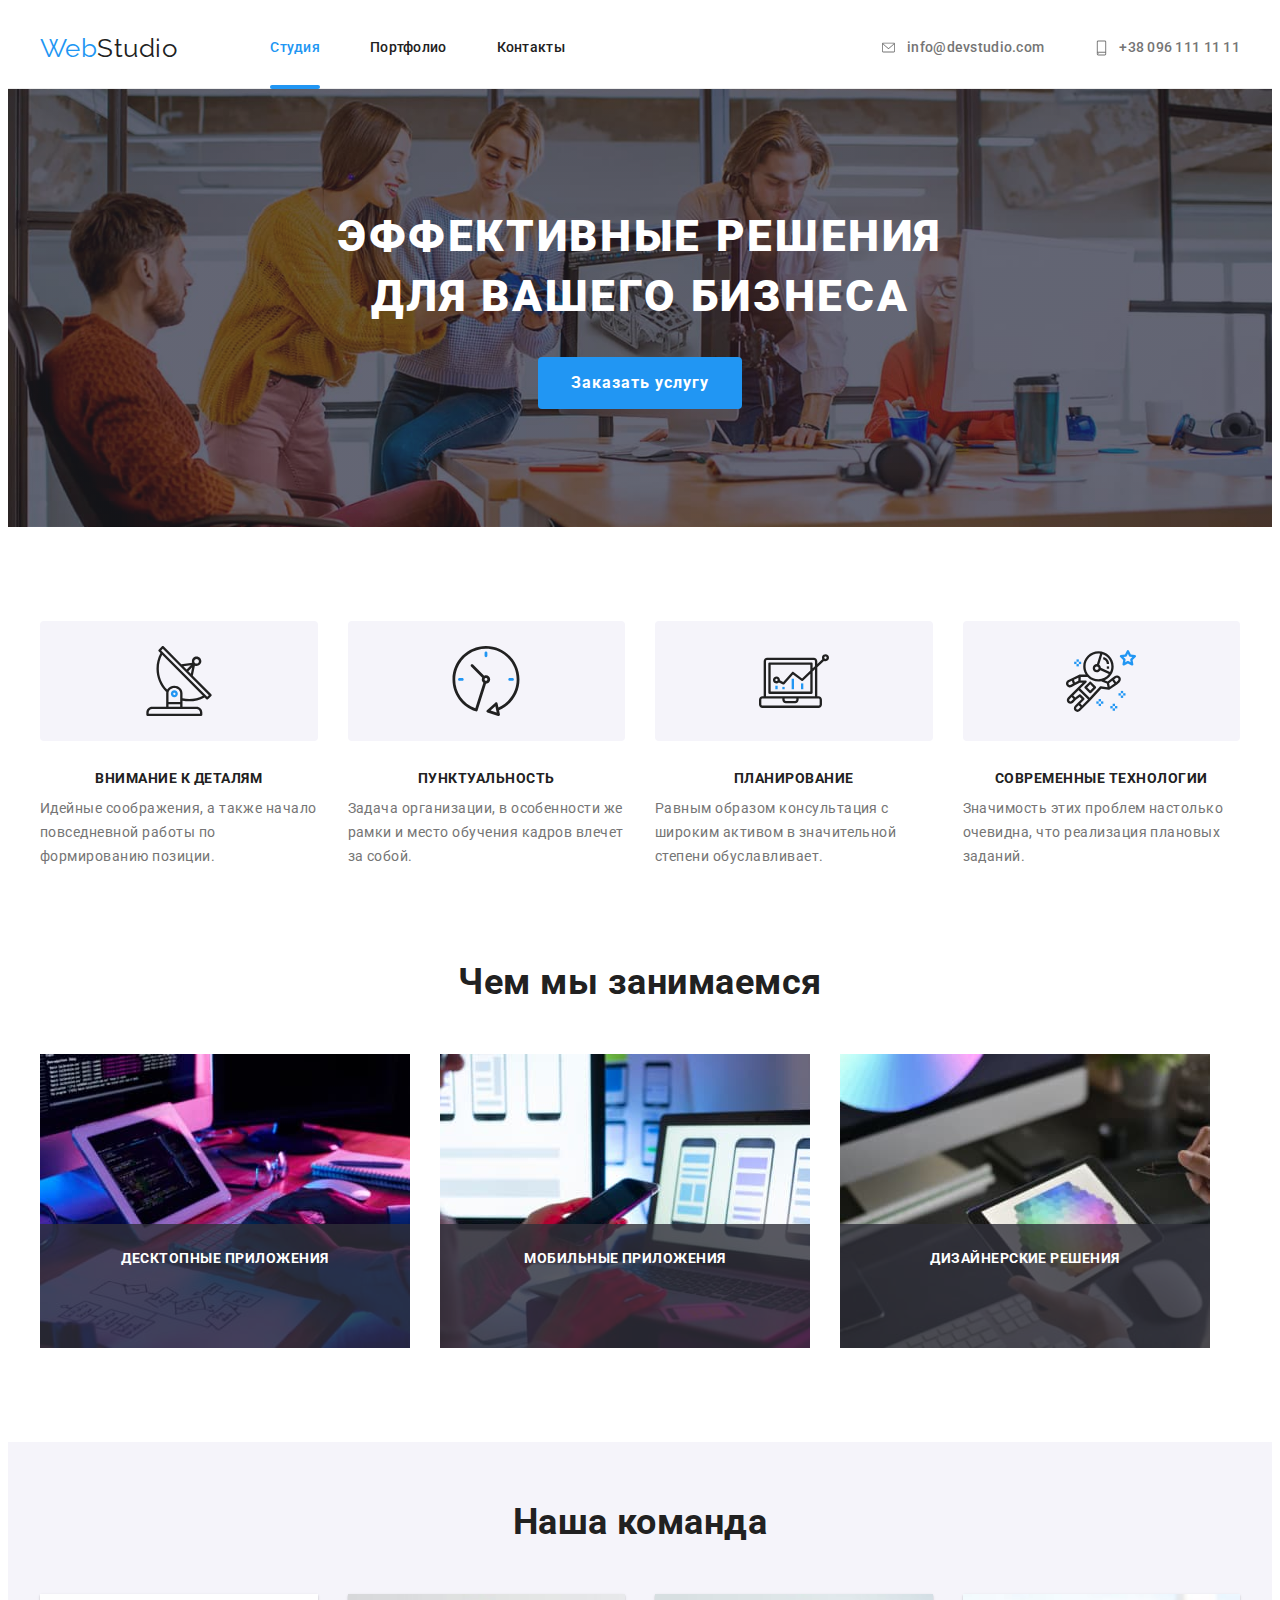
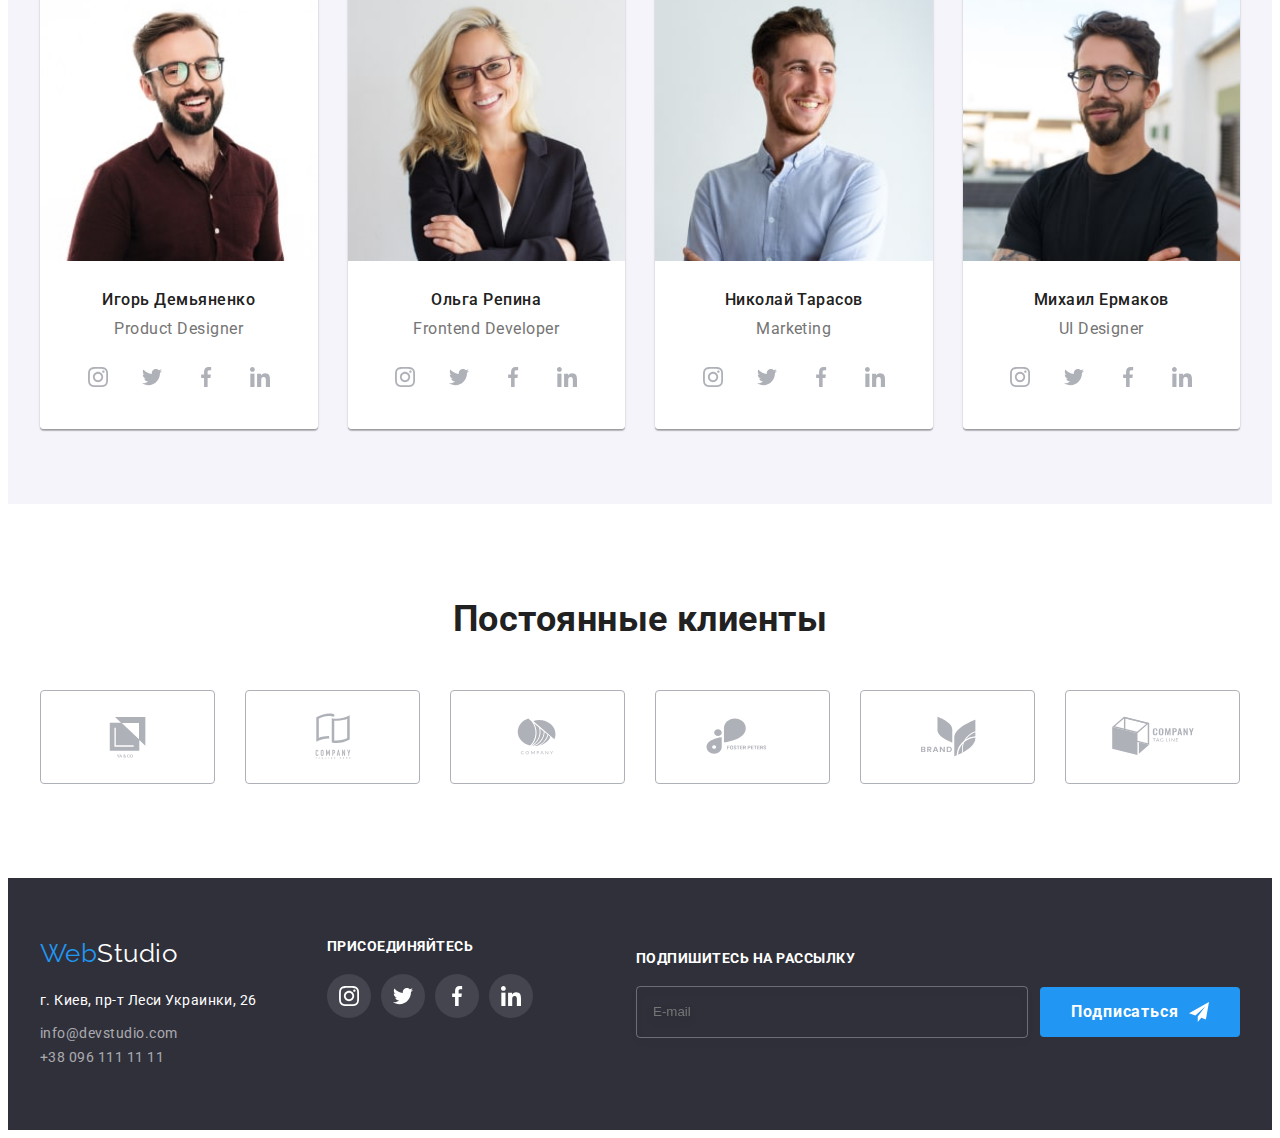
<file: index.html>
<!DOCTYPE html>
<html lang="ru">

<head>
   <meta charset="UTF-8">
   <meta http-equiv="X-UA-Compatible" content="IE=edge">
   <meta name="viewport" content="width=device-width, initial-scale=1.0">
   <title>WebStudio</title>
   <link rel="preconnect" href="https://fonts.googleapis.com">
   <link rel="preconnect" href="https://fonts.gstatic.com" crossorigin>
   <link
      href="https://fonts.googleapis.com/css2?family=Raleway:wght@700&family=Roboto:wght@400;500;700;900&display=swap"
      rel="stylesheet">
   <link rel="stylesheet" href="https://cdnjs.cloudflare.com/ajax/libs/modern-normalize/1.1.0/modern-normalize.min.css"
      integrity="sha512-wpPYUAdjBVSE4KJnH1VR1HeZfpl1ub8YT/NKx4PuQ5NmX2tKuGu6U/JRp5y+Y8XG2tV+wKQpNHVUX03MfMFn9Q=="
      crossorigin="anonymous" referrerpolicy="no-referrer">
   <link rel="stylesheet" href="./css/main.min.css">
</head>

<body>
   <header class="page-header">
      <div class="container">
         <div class="main-nav">
            <a href="" class="logo link">Web<span class="logo__text--black">Studio</span></a>
            <nav>
               <ul class="site-nav list">
                  <li class="site-nav__item"><a href="./index.html" class="site-nav__link link current">Студия</a></li>
                  <li class="site-nav__item"><a href="./portfolio.html" class="site-nav__link link">Портфолио</a></li>
                  <li class="site-nav__item"><a href="" class="site-nav__link link">Контакты</a></li>
               </ul>
            </nav>
            <div class="header-contact">
               <a href="mailto:info@devstudio.com" rel="_blank"
                  class="header-contact__item header-contact__link link"><svg class="header-contact__icon" width="17"
                     height="13">
                     <use href="./images/icons.svg#icon-envelope"></use>
                  </svg>
                  info@devstudio.com
               </a>
               <a href="tel:+380961111111" class="header-contact__item header-contact__link link"><svg
                     class="header-contact__icon" width="15" height="16">
                     <use href="./images/icons.svg#icon-smartphone"></use>
                  </svg>
                  +38 096 111 11 11
               </a>
            </div>
         </div>
         <div class="mobile-header">
            <a href="" class="logo link">Web<span class="logo__text--black">Studio</span></a>
            <button type="button" class="mobile-menu__btn mobile-menu__btn--open">
               <svg class="mobile-menu__icon" width="40" height="40">
                  <use href="./images/icons.svg#icon-menu"></use>
               </svg>
            </button>

            <div class="mobile-menu is-hidden">
               <div class="container">
                  <div class="mobile-menu--top">
                     <button type="button" class="mobile-menu__btn mobile-menu__btn--close">
                        <svg class="mobile-menu__icon" width="40" height="40">
                           <use href="./images/icons.svg#icon-close_menu"></use>
                        </svg>
                     </button>
                     <nav>
                        <ul class="mobile-nav list">
                           <li class="mobile-nav__item"><a href="./index.html"
                                 class="mobile-nav__link link current">Студия</a></li>
                           <li class="mobile-nav__item"><a href="./portfolio.html"
                                 class="mobile-nav__link link">Портфолио</a>
                           </li>
                           <li class="mobile-nav__item"><a href="" class="mobile-nav__link link">Контакты</a></li>
                        </ul>
                     </nav>
                  </div>
                  <div class="moile-menu--bottom">
                     <div class="mobile-contact">
                        <a href="tel:+380961111111" class="mobile-contact__item link">
                           +38 096 111 11 11
                        </a>
                        <a href="mailto:info@devstudio.com" rel="_blank" class="mobile-contact__item link">
                           info@devstudio.com
                        </a>
                     </div>
                     <div class="modile-soc">
                        <ul class="mobile-soc__list list">
                           <li class="mobile-soc__item"><a href="" class="mobile-soc__link link">Instagram</a></li>
                           <li class="mobile-soc__item"><a href="" class="mobile-soc__link link">Twitter</a></li>
                           <li class="mobile-soc__item"><a href="" class="mobile-soc__link link">Facebook</a></li>
                           <li class="mobile-soc__item"><a href="" class="mobile-soc__link link">LinkedIn</a></li>
                        </ul>
                     </div>
                  </div>
               </div>
            </div>
         </div>
      </div>
   </header>

   <main>
      <section class="hero">
         <div class="container">
            <h1 class="hero__title">Эффективные решения для вашего бизнеса</h1>
            <button type="button" class="button button--secondary" data-modal-open>Заказать услугу</button>
         </div>
      </section>

      <section class="specifics">
         <div class="container">
            <ul class="specifics__list list">
               <li class="specifics__item">
                  <div class="specifics__bg">
                     <svg class="specifics__icon" width="70" height="70">
                        <use href="./images/icons.svg#icon-antenna"></use>
                     </svg>
                  </div>

                  <h3 class="specifics__title">Внимание к деталям</h3>
                  <p class="specifics__text">Идейные соображения, а также начало повседневной работы по формированию
                     позиции.</p>
               </li>
               <li class="specifics__item">
                  <div class="specifics__bg">
                     <svg class="specifics__icon" width="70" height="70">
                        <use href="./images/icons.svg#icon-clock"></use>
                     </svg>
                  </div>

                  <h3 class="specifics__title">Пунктуальность</h3>
                  <p class="specifics__text">Задача организации, в особенности же рамки и место обучения кадров влечет
                     за
                     собой.</p>
               </li>
               <li class="specifics__item">
                  <div class="specifics__bg">
                     <svg class="specifics__icon" width="70" height="70">
                        <use href="./images/icons.svg#icon-diagram"></use>
                     </svg>
                  </div>

                  <h3 class="specifics__title">Планирование</h3>
                  <p class="specifics__text">Равным образом консультация с широким активом в значительной степени
                     обуславливает.</p>
               </li>
               <li class="specifics__item">
                  <div class="specifics__bg">
                     <svg class="specifics__icon" width="70" height="70">
                        <use href="./images/icons.svg#icon-astronaut"></use>
                     </svg>
                  </div>

                  <h3 class="specifics__title">Современные технологии</h3>
                  <p class="specifics__text">Значимость этих проблем настолько очевидна, что реализация плановых
                     заданий.
                  </p>
               </li>
            </ul>
         </div>
      </section>

      <section class="demonstration">
         <div class="container">
            <h2 class="demonstration__title">Чем мы занимаемся</h2>
            <ul class="demonstration__list list">
               <li class="demonstration__item">
                  <div class="demonstration__thumb">
                     <img srcset="./images/programming.jpg 1x, ./images/programming-2x.jpg 2x"
                        src="./images/programming.jpg" alt="человек програмирует">
                     <p class="demonstration__text">Десктопные приложения</p>
                  </div>
               </li>
               <li class="demonstration__item">
                  <div class="demonstration__thumb">
                     <img srcset="./images/phoneinhand.jpg 1x, ./images/phoneinhand-2x.jpg 2x"
                        src="./images/phoneinhand.jpg" alt="в руке телефон" width="370" height="294">
                     <p class="demonstration__text">Мобильные приложения</p>
                  </div>
               </li>
               <li class="demonstration__item">
                  <div class="demonstration__thumb">
                     <img srcset="./images/rainbow.jpg 1x, ./images/rainbow-2x.jpg 2x" src="./images/rainbow.jpg"
                        alt="палитра цветов на планшете" width="370" height="294">
                     <p class="demonstration__text">Дизайнерские решения</p>
                  </div>
               </li>
            </ul>
         </div>
      </section>

      <section class="team">
         <div class="container">
            <h2 class="team__title">Наша команда</h2>
            <ul class="list team-card">
               <li class="team-card__item">
                  <picture>
                     <source srcset="
                        ./images/proddesigner.jpg    1x,
                        ./images/proddesigner-2x.jpg 2x" media="(min-width:1200px)" />
                     <source srcset="
                        ./images/proddesigner-tab.jpg    1x,
                        ./images/proddesigner-tab-2x.jpg 2x" media="(min-width:768px)" />
                     <source srcset="
                        ./images/proddesigner-mob.jpg    1x,
                        ./images/proddesigner-mob-2x.jpg 2x" media="(min-width:320px)" />
                     <img src="./images/proddesigner.jpg" alt="продукт дизайнер">
                  </picture>

                  <div class="team-card__info">
                     <h3 class="team-card__member">Игорь Демьяненко</h3>
                     <p class="team-card__pos">Product Designer</p>

                     <ul class="list team-soc">
                        <li class="team-soc__item">
                           <a href="" class="team-soc__link link">
                              <svg class="team-soc__icon" width="20" height="20">
                                 <use href="./images/icons.svg#icon-instagram"></use>
                              </svg>
                           </a>
                        </li>
                        <li class="team-soc__item">
                           <a href="" class="team-soc__link link">
                              <svg class="team-soc__icon" width="20" height="20">
                                 <use href="./images/icons.svg#icon-twitter"></use>
                              </svg>
                           </a>
                        </li>
                        <li class="team-soc__item">
                           <a href="" class="team-soc__link link">
                              <svg class="team-soc__icon" width="20" height="20">
                                 <use href="./images/icons.svg#icon-facebook"></use>
                              </svg>
                           </a>
                        </li>
                        <li class="team-soc__item">
                           <a href="" class="team-soc__link link">
                              <svg class="team-soc__icon" width="20" height="20">
                                 <use href="./images/icons.svg#icon-linkedin"></use>
                              </svg>
                           </a>
                        </li>
                     </ul>
                  </div>
               </li>
               <li class="team-card__item">
                  <picture>
                     <source srcset="
                        ./images/frontdev.jpg    1x,
                        ./images/frontdev-2x.jpg 2x" media="(min-width:1200px)" />
                     <source srcset="
                        ./images/frontdev-tab.jpg    1x,
                        ./images/frontdev-tab-2x.jpg 2x" media="(min-width:768px)" />
                     <source srcset="
                        ./images/frontdev-mob.jpg    1x,
                        ./images/frontdev-mob-2x.jpg 2x" media="(min-width:320px)" />
                     <img src="./images/frontdev.jpg" alt="фронт-энд разработчик">
                  </picture>
                  <div class="team-card__info">
                     <h3 class="team-card__member">Ольга Репина</h3>
                     <p class="team-card__pos">Frontend Developer</p>

                     <ul class="list team-soc">
                        <li class="team-soc__item">
                           <a href="" class="team-soc__link link">
                              <svg class="team-soc__icon" width="20" height="20">
                                 <use href="./images/icons.svg#icon-instagram"></use>
                              </svg>
                           </a>
                        </li>
                        <li class="team-soc__item">
                           <a href="" class="team-soc__link link">
                              <svg class="team-soc__icon" width="20" height="20">
                                 <use href="./images/icons.svg#icon-twitter"></use>
                              </svg>
                           </a>
                        </li>
                        <li class="team-soc__item">
                           <a href="" class="team-soc__link link">
                              <svg class="team-soc__icon" width="20" height="20">
                                 <use href="./images/icons.svg#icon-facebook"></use>
                              </svg>
                           </a>
                        </li>
                        <li class="team-soc__item">
                           <a href="" class="team-soc__link link">
                              <svg class="team-soc__icon" width="20" height="20">
                                 <use href="./images/icons.svg#icon-linkedin"></use>
                              </svg>
                           </a>
                        </li>
                     </ul>

                  </div>
               </li>
               <li class="team-card__item">
                  <picture>
                     <source srcset="
                        ./images/marketing.jpg    1x,
                        ./images/marketing-2x.jpg 2x" media="(min-width:1200px)" />
                     <source srcset="
                        ./images/marketing-tab.jpg    1x,
                        ./images/marketing-tab-2x.jpg 2x" media="(min-width:768px)" />
                     <source srcset="
                        ./images/marketing-mob.jpg    1x,
                        ./images/marketing-mob-2x.jpg 2x" media="(min-width:320px)" />
                     <img src="./images/marketing.jpg" alt="маркетолог">
                  </picture>
                  <div class="team-card__info">
                     <h3 class="team-card__member">Николай Тарасов</h3>
                     <p class="team-card__pos">Marketing</p>

                     <ul class="list team-soc">
                        <li class="team-soc__item">
                           <a href="" class="team-soc__link link">
                              <svg class="team-soc__icon" width="20" height="20">
                                 <use href="./images/icons.svg#icon-instagram"></use>
                              </svg>
                           </a>
                        </li>
                        <li class="team-soc__item">
                           <a href="" class="team-soc__link link">
                              <svg class="team-soc__icon" width="20" height="20">
                                 <use href="./images/icons.svg#icon-twitter"></use>
                              </svg>
                           </a>
                        </li>
                        <li class="team-soc__item">
                           <a href="" class="team-soc__link link">
                              <svg class="team-soc__icon" width="20" height="20">
                                 <use href="./images/icons.svg#icon-facebook"></use>
                              </svg>
                           </a>
                        </li>
                        <li class="team-soc__item">
                           <a href="" class="team-soc__link link">
                              <svg class="team-soc__icon" width="20" height="20">
                                 <use href="./images/icons.svg#icon-linkedin"></use>
                              </svg>
                           </a>
                        </li>
                     </ul>

                  </div>
               </li>
               <li class="team-card__item">
                  <picture>
                     <source srcset="
                        ./images/uidesigner.jpg    1x,
                        ./images/uidesigner-2x.jpg 2x" media="(min-width:1200px)" />
                     <source srcset="
                        ./images/uidesigner-tab.jpg    1x,
                        ./images/uidesigner-tab-2x.jpg 2x" media="(min-width:768px)" />
                     <source srcset="
                        ./images/uidesigner-mob.jpg    1x,
                        ./images/uidesigner-mob-2x.jpg 2x" media="(min-width:320px)" />
                     <img src="./images/uidesigner.jpg" alt="ui дизайнер">
                  </picture>

                  <div class="team-card__info">
                     <h3 class="team-card__member">Михаил Ермаков</h3>
                     <p class="team-card__pos">UI Designer</p>

                     <ul class="list team-soc">
                        <li class="team-soc__item">
                           <a href="" class="team-soc__link link">
                              <svg class="team-soc__icon" width="20" height="20">
                                 <use href="./images/icons.svg#icon-instagram"></use>
                              </svg>
                           </a>
                        </li>
                        <li class="team-soc__item">
                           <a href="" class="team-soc__link link">
                              <svg class="team-soc__icon" width="20" height="20">
                                 <use href="./images/icons.svg#icon-twitter"></use>
                              </svg>
                           </a>
                        </li>
                        <li class="team-soc__item">
                           <a href="" class="team-soc__link link">
                              <svg class="team-soc__icon" width="20" height="20">
                                 <use href="./images/icons.svg#icon-facebook"></use>
                              </svg>
                           </a>
                        </li>
                        <li class="team-soc__item">
                           <a href="" class="team-soc__link link">
                              <svg class="team-soc__icon" width="20" height="20">
                                 <use href="./images/icons.svg#icon-linkedin"></use>
                              </svg>
                           </a>
                        </li>
                     </ul>
                  </div>
               </li>
            </ul>
         </div>
      </section>

      <section class="clients">
         <div class="container">
            <h2 class="clients__title">Постоянные клиенты</h2>
            <ul class="list clients__list">
               <li class="clients__item">
                  <a href="" class="clients__link link">
                     <svg class="clients__icon" width="168" height="92">
                        <use href="./images/icons.svg#icon-Logo-1"></use>
                     </svg>
                  </a>
               </li>
               <li class="clients__item">
                  <a href="" class="clients__link link">
                     <svg class="clients__icon" width="168" height="92">
                        <use href="./images/icons.svg#icon-Logo-2"></use>
                     </svg>
                  </a>
               </li>
               <li class="clients__item">
                  <a href="" class="clients__link link">
                     <svg class="clients__icon" width="168" height="92">
                        <use href="./images/icons.svg#icon-Logo-3"></use>
                     </svg>
                  </a>
               </li>
               <li class="clients__item">
                  <a href="" class="clients__link link">
                     <svg class="clients__icon" width="168" height="92">
                        <use href="./images/icons.svg#icon-Logo-4"></use>
                     </svg>
                  </a>
               </li>
               <li class="clients__item">
                  <a href="" class="clients__link link">
                     <svg class="clients__icon" width="168" height="92">
                        <use href="./images/icons.svg#icon-Logo-5"></use>
                     </svg>
                  </a>
               </li>
               <li class="clients__item">
                  <a href="" class="clients__link link">
                     <svg class="clients__icon" width="168" height="92">
                        <use href="./images/icons.svg#icon-Logo-6"></use>
                     </svg>
                  </a>
               </li>
            </ul>
         </div>
      </section>
   </main>

   <footer class="footer">
      <div class="container">
         <div class="tablet-container">
            <div class="footer__info">
               <a href="" class="logo link">Web<span class="logo__text--white">Studio</span></a>
               <address class="footer__address">г. Киев, пр-т Леси Украинки, 26</address>
               <a href="mailto:info@devstudio.com" rel="_blank" class="footer__contact link">info@devstudio.com</a>
               <a href="tel:+380961111111" class="footer__contact link">+38 096 111 11 11</a>
            </div>

            <div class="join">
               <p class="join__label">Присоединяйтесь</p>
               <ul class="list join__soc">
                  <li class="join__item">
                     <a href="" class="join__link link">
                        <svg class="join__icon" width="20" height="20">
                           <use href="./images/icons.svg#icon-instagram"></use>
                        </svg>
                     </a>
                  </li>
                  <li class="join__item">
                     <a href="" class="join__link link">
                        <svg class="join__icon" width="20" height="20">
                           <use href="./images/icons.svg#icon-twitter"></use>
                        </svg>
                     </a>
                  </li>
                  <li class="join__item">
                     <a href="" class="join__link link">
                        <svg class="join__icon" width="20" height="20">
                           <use href="./images/icons.svg#icon-facebook"></use>
                        </svg>
                     </a>
                  </li>
                  <li class="join__item">
                     <a href="" class="join__link link">
                        <svg class="join__icon" width="20" height="20">
                           <use href="./images/icons.svg#icon-linkedin"></use>
                        </svg>
                     </a>
                  </li>
               </ul>
            </div>
         </div>

         <div class="mailing">
            <p class="mailing__text">Подпишитесь на рассылку</p>
            <form class="mailing__form">
               <input type="email" name="mailing" id="" class="mailing__input" placeholder="E-mail">
               <button type="submit" class="button button--secondary">Подписаться
                  <svg class="mailing__icon" width="20" height="20">
                     <use href="./images/icons.svg#icon-send"></use>
                  </svg>
               </button>
            </form>
         </div>
      </div>
   </footer>

   <div class="backdrop is-hidden" data-modal>
      <div class="modal">
         <button type="button" class="close__btn" data-modal-close><svg class="close__icon" width="18" height="18">
               <use href="./images/icons.svg#icon-close"></use>
            </svg>
         </button>

         <p class="modal__title">Оставьте свои данные, мы вам перезвоним</p>
         <form>
            <label for="name-user" class="modal__lable">Имя</label>
            <div class="modal__wrap">
               <input type="text" name="name-user" class="input" id="name-user">
               <svg class="input__icon" width="18" height="18">
                  <use href="./images/icons.svg#icon-person"></use>
               </svg>
            </div>


            <label for="tel-user" class="modal__lable">Телефон</label>
            <div class="modal__wrap">
               <input type="tel" name="tel-user" class="input" id="tel-user">
               <svg class="input__icon" width="18" height="18">
                  <use href="./images/icons.svg#icon-phone"></use>
               </svg>
            </div>


            <label for="mail-user" class="modal__lable">Почта</label>
            <div class="modal__wrap">
               <svg class="input__icon" width="18" height=18">
                  <use href="./images/icons.svg#icon-email"></use>
               </svg> <input type="email" name="mail-user" class="input" id="mail-user">
               <svg class="input__icon" width="18" height=18">
                  <use href="./images/icons.svg#icon-email"></use>
               </svg>
            </div>

            <label for="comment-user" class="modal__lable">Комментарий</label>
            <textarea name="comment-user" class="modal__textarea" id="comment-user"
               placeholder="Введите текст"></textarea>

            <input type="checkbox" class="check" id="input-check" name="policy">
            <label for="input-check" class="check__label">
               <span>
                  <svg class="check__icon" width="16" height="15">
                     <use href="./images/icons.svg#icon-check"></use>
                  </svg>
               </span>
               Соглашаюсь с рассылкой и принимаю&nbsp
               <a href="" class="check__link">Условия договора</a>
            </label>


            <button type="submit" class="button button--secondary">Отправить</button>
         </form>
      </div>
   </div>

   <script src="./js/modal.js"></script>
   <script src="./js/mobile-menu.js"></script>
</body>

</html>
</file>
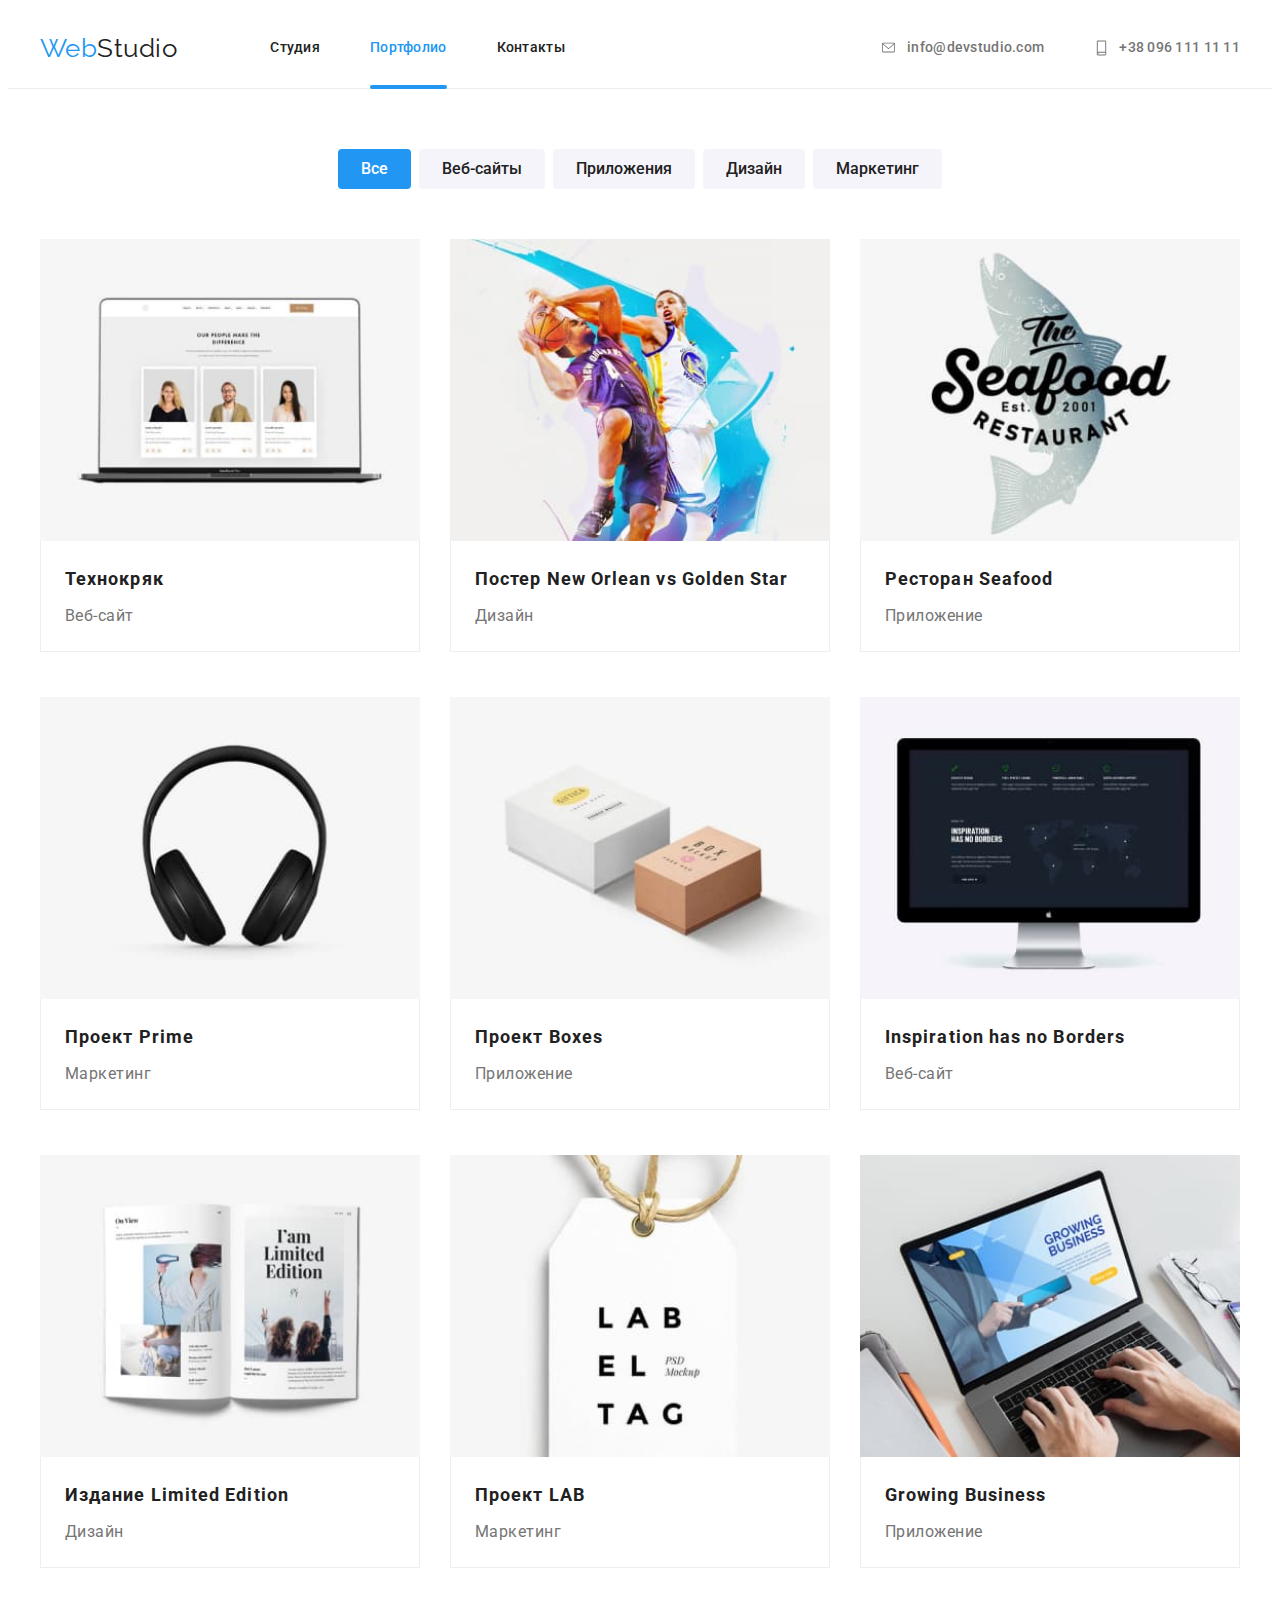
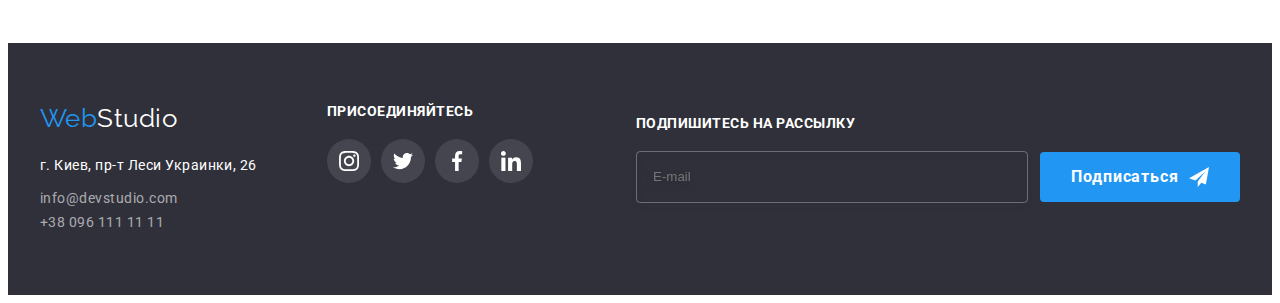
<file: portfolio.html>
<!DOCTYPE html>
<html lang="ru">

<head>
   <meta charset="UTF-8">
   <meta http-equiv="X-UA-Compatible" content="IE=edge">
   <meta name="viewport" content="width=device-width, initial-scale=1.0">
   <title>WebStudio</title>
   <link rel="preconnect" href="https://fonts.googleapis.com">
   <link rel="preconnect" href="https://fonts.gstatic.com" crossorigin>
   <link
      href="https://fonts.googleapis.com/css2?family=Raleway:wght@700&family=Roboto:wght@400;500;700;900&display=swap"
      rel="stylesheet">
   <link rel="stylesheet" href="https://cdnjs.cloudflare.com/ajax/libs/modern-normalize/1.1.0/modern-normalize.min.css"
      integrity="sha512-wpPYUAdjBVSE4KJnH1VR1HeZfpl1ub8YT/NKx4PuQ5NmX2tKuGu6U/JRp5y+Y8XG2tV+wKQpNHVUX03MfMFn9Q=="
      crossorigin="anonymous" referrerpolicy="no-referrer">
   <link rel="stylesheet" href="./css/main.min.css">
</head>

<body>
   <header class="page-header">
      <div class="container">
         <div class="main-nav">
            <a href="" class="logo link">Web<span class="logo__text--black">Studio</span></a>
            <nav>
               <ul class="site-nav list">
                  <li class="site-nav__item"><a href="./index.html" class="site-nav__link link">Студия</a></li>
                  <li class="site-nav__item"><a href="./portfolio.html"
                        class="site-nav__link link current">Портфолио</a></li>
                  <li class="site-nav__item"><a href="" class="site-nav__link link">Контакты</a></li>
               </ul>
            </nav>
            <div class="header-contact">
               <a href="mailto:info@devstudio.com" rel="_blank"
                  class="header-contact__item header-contact__link link"><svg class="header-contact__icon" width="17"
                     height="13">
                     <use href="./images/icons.svg#icon-envelope"></use>
                  </svg>
                  info@devstudio.com
               </a>
               <a href="tel:+380961111111" class="header-contact__item header-contact__link link"><svg
                     class="header-contact__icon" width="15" height="16">
                     <use href="./images/icons.svg#icon-smartphone"></use>
                  </svg>
                  +38 096 111 11 11
               </a>
            </div>
         </div>
         <div class="mobile-header">
            <a href="" class="logo link">Web<span class="logo__text--black">Studio</span></a>
            <button type="button" class="mobile-menu__btn mobile-menu__btn--open">
               <svg class="mobile-menu__icon" width="40" height="40">
                  <use href="./images/icons.svg#icon-menu"></use>
               </svg>
            </button>

            <div class="mobile-menu is-hidden">
               <div class="container">
                  <div class="mobile-menu--top">
                     <button type="button" class="mobile-menu__btn mobile-menu__btn--close">
                        <svg class="mobile-menu__icon" width="40" height="40">
                           <use href="./images/icons.svg#icon-close_menu"></use>
                        </svg>
                     </button>
                     <nav>
                        <ul class="mobile-nav list">
                           <li class="mobile-nav__item"><a href="./index.html" class="mobile-nav__link link">Студия</a>
                           </li>
                           <li class="mobile-nav__item"><a href="./portfolio.html"
                                 class="mobile-nav__link link current">Портфолио</a>
                           </li>
                           <li class="mobile-nav__item"><a href="" class="mobile-nav__link link">Контакты</a></li>
                        </ul>
                     </nav>
                  </div>
                  <div class="moile-menu--bottom">
                     <div class="mobile-contact">
                        <a href="tel:+380961111111" class="mobile-contact__item link">
                           +38 096 111 11 11
                        </a>
                        <a href="mailto:info@devstudio.com" rel="_blank" class="mobile-contact__item link">
                           info@devstudio.com
                        </a>
                     </div>
                     <div class="modile-soc">
                        <ul class="mobile-soc__list list">
                           <li class="mobile-soc__item"><a href="" class="mobile-soc__link link">Instagram</a></li>
                           <li class="mobile-soc__item"><a href="" class="mobile-soc__link link">Twitter</a></li>
                           <li class="mobile-soc__item"><a href="" class="mobile-soc__link link">Facebook</a></li>
                           <li class="mobile-soc__item"><a href="" class="mobile-soc__link link">LinkedIn</a></li>
                        </ul>
                     </div>
                  </div>
               </div>
            </div>
         </div>
      </div>
   </header>

   <main>
      <section class="examples">
         <div class="container">
            <h1 class="visually-hidden">Галерея</h1>
            <ul class="list examples__btn">
               <li class="examples__item"><button type="button" class="button current">Все</button></li>
               <li class="examples__item"><button type="button" class="button">Веб-сайты</button></li>
               <li class="examples__item"><button type="button" class="button">Приложения</button></li>
               <li class="examples__item"><button type="button" class="button">Дизайн</button></li>
               <li class="examples__item"><button type="button" class="button">Маркетинг</button></li>
            </ul>

            <ul class="list card-set">
               <li class="card-set__item">
                  <a href="" class="link">
                     <div class="card-set__thumb">
                        <picture>
                           <source srcset="
                              ./images/website.jpg    1x,
                              ./images/website-2x.jpg 2x" media="(min-width:1200px)" />
                           <source srcset="
                              ./images/website-tab.jpg    1x,
                              ./images/website-tab-2x.jpg 2x" media="(min-width:768px)" />
                           <source srcset="
                              ./images/website-mob.jpg    1x,
                              ./images/website-mob-2x.jpg 2x" media="(min-width:320px)" />
                           <img src="./images/website.jpg" alt="website">
                        </picture>

                        <p class="card-set__info">Ресурс предлагает комплексные предложения с разным уровнем
                           функционала и сервисов. Все это
                           позволит посетителю получить
                           исчерпывающие сведения о компании или частном лице.
                        </p>
                     </div>
                     <div class="card-set__meta">
                        <h2 class="card-set__title">Технокряк</h2>
                        <p class="card-set__text">Веб-сайт</p>
                     </div>
                  </a>
               </li>
               <li class="card-set__item">
                  <a href="" class="link">
                     <div class="card-set__thumb">
                        <picture>
                           <source srcset="
                              ./images/basketball.jpg    1x,
                              ./images/basketball-2x.jpg 2x" media="(min-width:1200px)" />
                           <source srcset="
                              ./images/basketball-tab.jpg    1x,
                              ./images/basketball-tab-2x.jpg 2x" media="(min-width:768px)" />
                           <source srcset="
                              ./images/basketball-mob.jpg    1x,
                              ./images/basketball-mob-2x.jpg 2x" media="(min-width:320px)" />
                           <img src="./images/basketball.jpg" alt="basketball">
                        </picture>
                        <p class="card-set__info">Ресурс предлагает комплексные предложения с разным уровнем
                           функционала и сервисов. Все это
                           позволит посетителю получить
                           исчерпывающие сведения о компании или частном лице.
                        </p>
                     </div>

                     <div class="card-set__meta">
                        <h2 class="card-set__title">Постер <span lang="en">New Orlean vs Golden Star</span></h2>
                        <p class="card-set__text">Дизайн</p>
                     </div>
                  </a>

               </li>
               <li class="card-set__item">
                  <a href="" class="link">
                     <div class="card-set__thumb">
                        <picture>
                           <source srcset="
                              ./images/seafood.jpg    1x,
                              ./images/seafood-2x.jpg 2x" media="(min-width:1200px)" />
                           <source srcset="
                              ./images/seafood-tab.jpg    1x,
                              ./images/seafood-tab-2x.jpg 2x" media="(min-width:768px)" />
                           <source srcset="
                              ./images/seafood-mob.jpg    1x,
                              ./images/seafood-mob-2x.jpg 2x" media="(min-width:320px)" />
                           <img src="./images/seafood.jpg" alt="seafood">
                        </picture>
                        <p class="card-set__info">Ресурс предлагает комплексные предложения с разным уровнем
                           функционала и сервисов. Все это
                           позволит посетителю получить
                           исчерпывающие сведения о компании или частном лице.
                        </p>
                     </div>

                     <div class="card-set__meta">
                        <h2 class="card-set__title">Ресторан <span lang="en">Seafood</span></h2>
                        <p class="card-set__text">Приложение</p>
                     </div>
                  </a>

               </li>
               <li class="card-set__item">
                  <a href="" class="link">
                     <div class="card-set__thumb">
                        <picture>
                           <source srcset="
                              ./images/headphones.jpg    1x,
                              ./images/headphones-2x.jpg 2x" media="(min-width:1200px)" />
                           <source srcset="
                              ./images/headphones-tab.jpg    1x,
                              ./images/headphones-tab-2x.jpg 2x" media="(min-width:768px)" />
                           <source srcset="
                              ./images/headphones-mob.jpg    1x,
                              ./images/headphones-mob-2x.jpg 2x" media="(min-width:320px)" />
                           <img src="./images/headphones.jpg" alt="headphones">
                        </picture>
                        <p class="card-set__info">Ресурс предлагает комплексные предложения с разным уровнем
                           функционала и сервисов. Все это
                           позволит посетителю получить
                           исчерпывающие сведения о компании или частном лице.
                        </p>
                     </div>

                     <div class="card-set__meta">
                        <h2 class="card-set__title">Проект <span lang="en">Prime</span></h2>
                        <p class="card-set__text">Маркетинг</p>
                     </div>
                  </a>

               </li>
               <li class="card-set__item">
                  <a href="" class="link">
                     <div class="card-set__thumb">
                        <picture>
                           <source srcset="
                              ./images/boxes.jpg    1x,
                              ./images/boxes-2x.jpg 2x" media="(min-width:1200px)" />
                           <source srcset="
                              ./images/boxes-tab.jpg    1x,
                              ./images/boxes-tab-2x.jpg 2x" media="(min-width:768px)" />
                           <source srcset="
                              ./images/boxes-mob.jpg    1x,
                              ./images/boxes-mob-2x.jpg 2x" media="(min-width:320px)" />
                           <img src="./images/boxes.jpg" alt="boxes">
                        </picture>
                        <p class="card-set__info">Ресурс предлагает комплексные предложения с разным уровнем
                           функционала и сервисов. Все это
                           позволит посетителю получить
                           исчерпывающие сведения о компании или частном лице.
                        </p>
                     </div>

                     <div class="card-set__meta">
                        <h2 class="card-set__title">Проект <span lang="en">Boxes</span></h2>
                        <p class="card-set__text">Приложение</p>
                     </div>
                  </a>

               </li>
               <li class="card-set__item">
                  <a href="" class="link">
                     <div class="card-set__thumb">
                        <picture>
                           <source srcset="
                              ./images/monitor.jpg    1x,
                              ./images/monitor-2x.jpg 2x" media="(min-width:1200px)" />
                           <source srcset="
                              ./images/monitor-tab.jpg    1x,
                              ./images/monitor-tab-2x.jpg 2x" media="(min-width:768px)" />
                           <source srcset="
                              ./images/monitor-mob.jpg    1x,
                              ./images/monitor-mob-2x.jpg 2x" media="(min-width:320px)" />
                           <img src="./images/monitor.jpg" alt="monitor">
                        </picture>
                        <p class="card-set__info">Ресурс предлагает комплексные предложения с разным уровнем
                           функционала и сервисов. Все это
                           позволит посетителю получить
                           исчерпывающие сведения о компании или частном лице.
                        </p>
                     </div>

                     <div class="card-set__meta">
                        <h2 class="card-set__title"><span lang="en">Inspiration has no Borders</span></h2>
                        <p class="card-set__text">Веб-сайт</p>
                     </div>
                  </a>

               </li>
               <li class="card-set__item">
                  <a href="" class="link">
                     <div class="card-set__thumb">
                        <picture>
                           <source srcset="
                              ./images/book.jpg    1x,
                              ./images/book-2x.jpg 2x" media="(min-width:1200px)" />
                           <source srcset="
                              ./images/book-tab.jpg    1x,
                              ./images/book-tab-2x.jpg 2x" media="(min-width:768px)" />
                           <source srcset="
                              ./images/book-mob.jpg    1x,
                              ./images/book-mob-2x.jpg 2x" media="(min-width:320px)" />
                           <img src="./images/book.jpg" alt="book">
                        </picture>
                        <p class="card-set__info">Ресурс предлагает комплексные предложения с разным уровнем
                           функционала и сервисов. Все это
                           позволит посетителю получить
                           исчерпывающие сведения о компании или частном лице.
                        </p>
                     </div>

                     <div class="card-set__meta">
                        <h2 class="card-set__title">Издание <span lang="en">Limited Edition</span></h2>
                        <p class="card-set__text">Дизайн</p>
                     </div>
                  </a>

               </li>
               <li class="card-set__item">
                  <a href="" class="link">
                     <div class="card-set__thumb">
                        <picture>
                           <source srcset="
                              ./images/label.jpg    1x,
                              ./images/label-2x.jpg 2x" media="(min-width:1200px)" />
                           <source srcset="
                              ./images/label-tab.jpg    1x,
                              ./images/label-tab-2x.jpg 2x" media="(min-width:768px)" />
                           <source srcset="
                              ./images/label-mob.jpg    1x,
                              ./images/label-mob-2x.jpg 2x" media="(min-width:320px)" />
                           <img src="./images/label.jpg" alt="label">
                        </picture>
                        <p class="card-set__info">Ресурс предлагает комплексные предложения с разным уровнем
                           функционала и сервисов. Все это
                           позволит посетителю получить
                           исчерпывающие сведения о компании или частном лице.
                        </p>
                     </div>

                     <div class="card-set__meta">
                        <h2 class="card-set__title">Проект <span lang="en">LAB</span></h2>
                        <p class="card-set__text">Маркетинг</p>
                     </div>
                  </a>

               </li>
               <li class="card-set__item">
                  <a href="" class="link">
                     <div class="card-set__thumb">
                        <picture>
                           <source srcset="
                              ./images/laptop.jpg    1x,
                              ./images/laptop-2x.jpg 2x" media="(min-width:1200px)" />
                           <source srcset="
                              ./images/laptop-tab.jpg    1x,
                              ./images/laptop-tab-2x.jpg 2x" media="(min-width:768px)" />
                           <source srcset="
                              ./images/laptop-mob.jpg    1x,
                              ./images/laptop-mob-2x.jpg 2x" media="(min-width:320px)" />
                           <img src="./images/laptop.jpg" alt="laptop">
                        </picture>
                        <p class="card-set__info">Ресурс предлагает комплексные предложения с разным уровнем
                           функционала и сервисов. Все это
                           позволит посетителю получить
                           исчерпывающие сведения о компании или частном лице.
                        </p>
                     </div>

                     <div class="card-set__meta">
                        <h2 class="card-set__title"><span lang="en">Growing Business</span></h2>
                        <p class="card-set__text">Приложение</p>
                     </div>
                  </a>

               </li>
            </ul>
         </div>
      </section>
   </main>


   <footer class="footer">
      <div class="container">
         <div class="tablet-container">
            <div class="footer__info">
               <a href="" class="logo link">Web<span class="logo__text--white">Studio</span></a>
               <address class="footer__address">г. Киев, пр-т Леси Украинки, 26</address>
               <a href="mailto:info@devstudio.com" rel="_blank" class="footer__contact link">info@devstudio.com</a>
               <a href="tel:+380961111111" class="footer__contact link">+38 096 111 11 11</a>
            </div>

            <div class="join">
               <p class="join__label">Присоединяйтесь</p>
               <ul class="list join__soc">
                  <li class="join__item">
                     <a href="" class="join__link link">
                        <svg class="join__icon" width="20" height="20">
                           <use href="./images/icons.svg#icon-instagram"></use>
                        </svg>
                     </a>
                  </li>
                  <li class="join__item">
                     <a href="" class="join__link link">
                        <svg class="join__icon" width="20" height="20">
                           <use href="./images/icons.svg#icon-twitter"></use>
                        </svg>
                     </a>
                  </li>
                  <li class="join__item">
                     <a href="" class="join__link link">
                        <svg class="join__icon" width="20" height="20">
                           <use href="./images/icons.svg#icon-facebook"></use>
                        </svg>
                     </a>
                  </li>
                  <li class="join__item">
                     <a href="" class="join__link link">
                        <svg class="join__icon" width="20" height="20">
                           <use href="./images/icons.svg#icon-linkedin"></use>
                        </svg>
                     </a>
                  </li>
               </ul>
            </div>
         </div>

         <div class="mailing">
            <p class="mailing__text">Подпишитесь на рассылку</p>
            <form class="mailing__form">
               <input type="email" name="mailing" id="" class="mailing__input" placeholder="E-mail">
               <button type="submit" class="button button--secondary">Подписаться
                  <svg class="mailing__icon" width="20" height="20">
                     <use href="./images/icons.svg#icon-send"></use>
                  </svg>
               </button>
            </form>
         </div>
      </div>
   </footer>

   <script src="./js/mobile-menu.js"></script>
</body>

</html>
</file>
<file: css/main.min.css>
:root{--primary-text-color: #757575;--title-text-color: #212121;--primary-white-color: #FFFFFF;--secondary-white-color: rgba(255, 255, 255, 0.6);--grey-color: #F5F4FA;--accent-color: #2196F3;--border-color: #EEEEEE}p,h1,h2,h3,h4,h5,h6{margin:0}ul,ol{padding-left:0;margin:0}img{display:block}body{background-color:var(--primary-white-color);color:var(--primary-text-color);font-family:Roboto,sans-serif;letter-spacing:.03em}.list{list-style:none}.link{text-decoration:none}.link.current,.link:hover,.link:focus{color:var(--accent-color)}.link.current::after{content:"";position:absolute;left:0;bottom:-1px;display:block;width:100%;height:4px;background:var(--accent-color);border-radius:2px}.visually-hidden{position:absolute;white-space:nowrap;width:1px;height:1px;overflow:hidden;border:0;padding:0;clip:rect(0 0 0 0);clip-path:inset(50%);margin:-1px}.container{width:100%;padding-left:15px;padding-right:15px;margin:0 auto}@media screen and (min-width: 480px){.container{max-width:480px}}@media screen and (min-width: 768px){.container{max-width:768px}}@media screen and (min-width: 1200px){.container{max-width:1200px}}.logo{font-family:Raleway,sans-serif;font-size:24px;line-height:1.19;color:var(--accent-color)}@media screen and (min-width: 1200px){.logo{font-size:26px}}.logo__text--white{color:var(--primary-white-color)}.logo__text--black{color:var(--title-text-color)}.button{font-family:Roboto,sans-serif;font-weight:500;font-size:16px;line-height:1.62;cursor:pointer;border:1px solid rgba(0,0,0,0);background-color:var(--grey-color);color:var(--title-text-color);border-radius:4px;padding:6px 22px;transition:color 250ms cubic-bezier(0.4, 0, 0.2, 1),background-color 250ms cubic-bezier(0.4, 0, 0.2, 1),box-shadow 250ms cubic-bezier(0.4, 0, 0.2, 1)}.button:hover,.button:focus,.button.current{background-color:var(--accent-color);color:var(--primary-white-color)}.button--secondary{font-weight:700;font-size:16px;line-height:1.88;letter-spacing:.06em;background-color:var(--accent-color);color:var(--primary-white-color);padding:10px 32px;min-width:200px}.button--secondary:hover,.button--secondary:focus{background-color:var(--grey-color);color:var(--title-text-color)}.page-header{border-bottom:1px solid #ececec}.main-nav{display:none;align-items:center}@media screen and (min-width: 768px){.main-nav{display:flex}}.site-nav{display:flex;margin-left:88px}@media screen and (min-width: 1200px){.site-nav{margin-left:93px}}.site-nav__item:not(:last-child){margin-right:50px}.site-nav__link{font-weight:500;font-size:14px;line-height:1.14;letter-spacing:.02em;padding:32px 0;position:relative;color:var(--title-text-color);display:block;transition:color 250ms cubic-bezier(0.4, 0, 0.2, 1)}@media screen and (min-width: 768px){.header-contact{display:flex;flex-direction:column;justify-content:center;align-items:flex-start;margin-left:auto}}@media screen and (min-width: 1200px){.header-contact{flex-direction:row;margin-left:auto;align-items:center}}.header-contact__link{font-weight:500;font-size:14px;line-height:1.14;letter-spacing:.02em;height:16px;display:flex;justify-content:center;align-items:center;color:var(--primary-text-color);transition:color 250ms cubic-bezier(0.4, 0, 0.2, 1)}@media screen and (min-width: 768px){.header-contact__item:not(:last-child){margin-right:0;margin-bottom:12px}}@media screen and (min-width: 1200px){.header-contact__item:not(:last-child){margin-bottom:0;margin-right:50px}}.header-contact__icon{margin-right:10px;fill:var(--primary-text-color)}.header-contact__link:hover .header-contact__icon,.header-contact__link:focus .header-contact__icon{fill:var(--accent-color)}.mobile-header{display:flex;min-height:60px;align-items:center}@media screen and (min-width: 768px){.mobile-header{display:none}}.mobile-header .link.current::after{display:none}.mobile-menu__btn{background-color:rgba(0,0,0,0);border:none;margin-left:auto;padding:0}.mobile-menu__icon{transition:fill 250ms cubic-bezier(0.4, 0, 0.2, 1)}.mobile-menu__btn:hover .mobile-menu__icon,.mobile-menu__btn:focus .mobile-menu__icon{fill:var(--accent-color)}.mobile-menu{position:fixed;top:0;left:0;background-color:var(--primary-white-color);width:100vw;height:100vh;z-index:1;padding:10px 0 38px 25px;transition:opacity 250ms cubic-bezier(0.4, 0, 0.2, 1)}.mobile-menu .container{display:flex;flex-direction:column;height:100%;justify-content:space-between;overflow-y:auto}.mobile-menu .mobile-menu__btn{display:block;margin-left:auto}.mobile-nav__item:not(:last-child){margin-bottom:32px}.mobile-nav__link{font-weight:500;font-size:40px;line-height:1.17;letter-spacing:.02em;color:var(--title-text-color);transition:color 250ms cubic-bezier(0.4, 0, 0.2, 1)}.mobile-contact{display:flex;flex-direction:column;margin-bottom:64px}.mobile-contact__item{font-weight:500;font-size:34px;line-height:1.17;letter-spacing:.02em;color:var(--primary-text-color);transition:color 250ms cubic-bezier(0.4, 0, 0.2, 1)}.mobile-contact__item:first-child{color:var(--accent-color);margin-bottom:32px}.mobile-contact__item:first-child:hover,.mobile-contact__item:first-child:focus{color:var(--primary-text-color)}.mobile-contact__item:last-child{font-size:24px}.mobile-soc__list{display:flex;justify-content:flex-start;align-items:center;flex-wrap:wrap}.mobile-soc__item{margin-bottom:10px}.mobile-soc__item:not(:first-child){padding-left:10px}.mobile-soc__item:not(:last-child){padding-right:10px;border-right:1px solid rgba(33,33,33,.2)}.mobile-soc__link{font-weight:500;font-size:18px;line-height:1.22;letter-spacing:.02em;color:var(--accent-color);transition:color 250ms cubic-bezier(0.4, 0, 0.2, 1)}.mobile-soc__link:hover,.mobile-soc__link:focus{color:var(--primary-text-color)}.no-scroll{overflow:hidden}.hero{background-color:#2f303a;background-image:linear-gradient(rgba(47, 48, 58, 0.4), rgba(47, 48, 58, 0.4)),url(../images/hero-bg-mob.jpg);background-repeat:no-repeat;background-position:center;background-size:cover;max-width:1600px;margin:0 auto;padding:118px 0;text-align:center}@media(min-device-pixel-ratio: 2),(min-resolution: 192dpi),(min-resolution: 2dppx){.hero{background-image:linear-gradient(rgba(47, 48, 58, 0.4), rgba(47, 48, 58, 0.4)),url(../images/hero-bg-mob-2x.jpg)}}@media screen and (min-width: 768px){.hero{background-color:#2f303a;background-image:linear-gradient(rgba(47, 48, 58, 0.4), rgba(47, 48, 58, 0.4)),url(../images/hero-bg-tab.jpg)}}@media screen and (min-width: 768px)and (min-device-pixel-ratio: 2),screen and (min-width: 768px)and (min-resolution: 192dpi),screen and (min-width: 768px)and (min-resolution: 2dppx){.hero{background-image:linear-gradient(rgba(47, 48, 58, 0.4), rgba(47, 48, 58, 0.4)),url(../images/hero-bg-tab-2x.jpg)}}@media screen and (min-width: 1200px){.hero{background-color:#2f303a;background-image:linear-gradient(rgba(47, 48, 58, 0.4), rgba(47, 48, 58, 0.4)),url(../images/hero-bg.jpg)}}@media screen and (min-width: 1200px)and (min-device-pixel-ratio: 2),screen and (min-width: 1200px)and (min-resolution: 192dpi),screen and (min-width: 1200px)and (min-resolution: 2dppx){.hero{background-image:linear-gradient(rgba(47, 48, 58, 0.4), rgba(47, 48, 58, 0.4)),url(../images/hero-bg-2x.jpg)}}.hero__title{font-weight:900;font-size:26px;line-height:1.62;letter-spacing:.06em;text-transform:uppercase;display:block;color:var(--primary-white-color);max-width:360px;margin:0 auto 30px auto}@media screen and (min-width: 1200px){.hero__title{font-size:44px;line-height:1.36;max-width:696px}}.specifics{padding:60px 0}@media screen and (min-width: 1200px){.specifics{padding:94px 0 47px 0}}@media screen and (min-width: 768px){.specifics__list{display:flex;flex-wrap:wrap;margin:-15px}}@media screen and (min-width: 1200px){.specifics__list{flex-wrap:nowrap}}@media screen and (min-width: 768px){.specifics__item{width:calc(50% - 30px);margin:15px}}@media screen and (min-width: 1200px){.specifics__item{width:calc(25% - 30px);margin:15px}}.specifics__item:not(:last-child){margin-bottom:30px}@media screen and (min-width: 1200px){.specifics__item:not(:last-child){margin-bottom:0}}.specifics__bg{width:100%;height:120px;display:flex;justify-content:center;align-items:center;background-color:var(--grey-color);border-radius:4px;margin-bottom:30px}.specifics__title{font-weight:700;font-size:14px;line-height:1.14;text-transform:uppercase;color:var(--title-text-color);margin-bottom:10px}@media screen and (min-width: 480px){.specifics__title{text-align:center}}.specifics__text{font-size:14px;line-height:1.71}@media screen and (min-width: 480px){.specifics__text{max-width:450px}}.demonstration{display:none;padding:47px 0 94px 0;text-align:center}@media screen and (min-width: 1200px){.demonstration{display:block}}.demonstration__title{font-weight:700;font-size:36px;line-height:1.16;color:var(--title-text-color);margin-bottom:50px}.demonstration__list{display:flex}.demonstration__item:not(:last-child){margin-right:30px}.demonstration__thumb{position:relative}.demonstration__text{position:absolute;bottom:0;font-weight:700;font-size:14px;line-height:1.14;text-transform:uppercase;padding:27px 0;width:100%;height:70px;color:var(--primary-white-color);background-color:rgba(47,48,58,.8)}img{width:100%}.team{background-color:var(--grey-color);padding:60px 0;text-align:center}.team__title{font-weight:700;font-size:28px;line-height:1.17;color:var(--title-text-color);margin-bottom:30px}@media screen and (min-width: 1200px){.team__title{font-size:36px;line-height:1.16;margin-bottom:50px}}@media screen and (min-width: 768px){.team-card{display:flex;flex-wrap:wrap;margin:-15px}}@media screen and (min-width: 1200px){.team-card{display:flex;flex-wrap:nowrap;margin:-15px}}.team-card__info{padding:30px 0;background-color:var(--primary-white-color);border-radius:0px 0px 4px 4px}.team-card__item{box-shadow:0px 1px 3px rgba(0,0,0,.12),0px 1px 1px rgba(0,0,0,.14),0px 2px 1px rgba(0,0,0,.2);border-radius:0px 0px 4px 4px}.team-card__item:not(:last-child){margin-bottom:30px}@media screen and (min-width: 768px){.team-card__item{width:calc(50% - 30px);margin:15px}.team-card__item:last-child{margin-bottom:30px}}.team-card__member{font-weight:500;font-size:16px;line-height:1.18;color:var(--title-text-color);margin-bottom:10px}.team-card__pos{font-size:16px;line-height:1.18;margin-bottom:16px}.team-soc{display:flex;justify-content:center;align-items:center}.team-soc__item:not(:last-child){margin-right:10px}.team-soc__link{display:flex;justify-content:center;align-items:center;width:44px;height:44px;border-radius:50%;background-color:var(--primary-white-color);transition:background-color 250ms cubic-bezier(0.4, 0, 0.2, 1)}.team-soc__link:hover,.team-soc__link:focus{background-color:var(--accent-color)}.team-soc__icon{fill:#afb1b8;transition:fill 250ms cubic-bezier(0.4, 0, 0.2, 1)}.team-soc__link:hover .team-soc__icon,.team-soc__link:focus .team-soc__icon{fill:var(--primary-white-color)}.clients{padding:60px 0;text-align:center}@media screen and (min-width: 1200px){.clients{padding:94px 0}}.clients__title{font-weight:700;font-size:28px;line-height:1.17;color:var(--title-text-color);margin-bottom:50px}@media screen and (min-width: 1200px){.clients__title{font-size:36px;line-height:1.17}}.clients__list{display:flex;flex-wrap:wrap;margin:-15px}@media screen and (min-width: 1200px){.clients__list{display:flex;flex-wrap:nowrap;justify-content:center;align-items:center}}.clients__item{width:calc(50% - 30px);margin:15px}@media screen and (min-width: 768px){.clients__item{width:calc(33.3333333333% - 30px)}}.clients__link{display:flex;justify-content:center;align-items:center;background-color:var(--primary-white-color);border:1px solid #afb1b8;border-radius:4px}.clients__link:hover,.clients__link:focus{border:1px solid var(--accent-color)}.clients__icon{fill:#afb1b8;transition:fill 250ms cubic-bezier(0.4, 0, 0.2, 1)}.clients__link:hover .clients__icon,.clients__link:focus .clients__icon{fill:var(--accent-color)}.footer{background-color:#2f303a;padding:60px 0}@media screen and (min-width: 1200px){.footer .container{display:flex;align-items:center}}.tablet-container{display:flex;flex-direction:column;justify-content:center;align-items:center}@media screen and (min-width: 768px){.tablet-container{flex-direction:row;justify-content:space-between;align-items:flex-start}}.footer__address{font-style:normal;font-size:14px;line-height:1.71;color:var(--primary-white-color);margin:20px 0 9px 0}.footer__info{display:flex;flex-direction:column;align-items:center;margin-bottom:60px}@media screen and (min-width: 1200px){.footer__info{align-items:flex-start;margin-right:70px;margin-bottom:0px}}.footer__contact{font-size:14px;line-height:1.71;color:var(--secondary-white-color);transition:color 250ms cubic-bezier(0.4, 0, 0.2, 1)}.footer__contact:first-child{margin-bottom:9px}.join{display:flex;align-items:center;flex-direction:column;margin-bottom:60px}@media screen and (min-width: 1200px){.join{align-items:flex-start;margin-bottom:25px}}.join__label{font-weight:700;font-size:14px;line-height:1.15;text-transform:uppercase;color:var(--primary-white-color);margin-bottom:20px}.join__soc{display:flex;justify-content:center}.join__item:not(:last-child){margin-right:10px}.join__link{display:flex;justify-content:center;align-items:center;width:44px;height:44px;border-radius:50%;background:rgba(255,255,255,.1);transition:background 250ms cubic-bezier(0.4, 0, 0.2, 1)}.join__link:hover,.join__link:focus{background:var(--accent-color)}.join__icon{fill:var(--primary-white-color)}.mailing{display:flex;flex-direction:column;justify-content:center;align-items:center}@media screen and (min-width: 1200px){.mailing{margin:0 0 20px auto;align-items:flex-start}}.mailing .button--secondary{padding:9px 29px;display:flex;align-items:center;justify-content:center}.mailing__text{font-weight:700;font-size:14px;line-height:1.15;text-transform:uppercase;color:var(--primary-white-color);margin-bottom:20px}.mailing__form{display:flex;flex-direction:column;align-items:center;justify-content:center;width:100%}@media screen and (min-width: 1200px){.mailing__form{flex-direction:row}}.mailing__input{border:1px solid rgba(255,255,255,.3);filter:drop-shadow(0px 4px 4px rgba(0, 0, 0, 0.15));border-radius:4px;background-color:rgba(0,0,0,0);color:var(--primary-white-color);width:100%;max-width:450px;height:50px;padding:0 16px;margin-bottom:20px;outline:none;transition:border 250ms cubic-bezier(0.4, 0, 0.2, 1)}.mailing__input:focus{border:1px solid var(--accent-color)}.mailing__input::placeholder{transition:color 250ms cubic-bezier(0.4, 0, 0.2, 1)}.mailing__input:focus::placeholder{color:var(--accent-color)}@media screen and (min-width: 1200px){.mailing__input{width:358px;margin-right:12px;margin-bottom:0px}}.mailing__icon{fill:var(--primary-white-color);margin-left:10px;transition:fill 250ms cubic-bezier(0.4, 0, 0.2, 1)}.mailing .button--secondary:hover .mailing__icon,.mailing .button--secondary:focus .mailing__icon{fill:var(--title-text-color)}.examples{padding:60px 0}.examples__btn{display:flex;flex-wrap:wrap;justify-content:flex-start;margin-bottom:25px}@media screen and (min-width: 768px){.examples__btn{justify-content:center;margin-bottom:30px}}@media screen and (min-width: 1200px){.examples__btn{margin-bottom:50px}}.examples__item{transition:box-shadow 250ms cubic-bezier(0.4, 0, 0.2, 1);margin-bottom:15px}.examples__item:hover,.examples__itemfocus{box-shadow:0px 3px 1px rgba(0,0,0,.1),0px 1px 2px rgba(0,0,0,.08),0px 2px 2px rgba(0,0,0,.12)}.examples__item:not(:last-child){margin-right:8px}@media screen and (min-width: 768px){.examples__item{margin-bottom:0px}}@media screen and (min-width: 768px){.card-set{display:flex;flex-wrap:wrap;margin:-15px}}.card-set__meta{padding:20px 24px;border:1px solid var(--border-color);border-top:none}@media screen and (min-width: 768px)and (max-width: 1199px){.card-set__meta{min-height:147px}}.card-set__item{transition:box-shadow 250ms cubic-bezier(0.4, 0, 0.2, 1)}.card-set__item:not(:last-child){margin-bottom:30px}.card-set__item:hover{box-shadow:0px 1px 1px rgba(0,0,0,.12),0px 4px 4px rgba(0,0,0,.06),1px 4px 6px rgba(0,0,0,.16)}@media screen and (min-width: 768px){.card-set__item{width:calc(50% - 30px);margin:15px}}@media screen and (min-width: 1200px){.card-set__item{width:calc(33.3333333333% - 30px);margin:15px}}.card-set__title{font-weight:700;font-size:18px;line-height:2;letter-spacing:.06em;color:var(--title-text-color);margin-bottom:4px}.card-set__text{font-size:16px;line-height:1.88;color:var(--primary-text-color)}.card-set__thumb{position:relative;overflow:hidden}.card-set__info{position:absolute;top:0;width:100%;height:100%;padding:63px 24px;font-size:18px;line-height:1.56;color:var(--primary-white-color);background:rgba(33,150,243,.9);transform:translateY(100%);transition:transform 250ms cubic-bezier(0.4, 0, 0.2, 1)}.card-set__item:hover .card-set__info{transform:translateY(0)}.backdrop{position:fixed;top:0;width:100%;height:100%;background:rgba(0,0,0,.2);transition:opacity 250ms cubic-bezier(0.4, 0, 0.2, 1),visibility 250ms cubic-bezier(0.4, 0, 0.2, 1)}.close__btn{position:absolute;top:8px;right:8px;width:30px;height:30px;display:flex;align-items:center;justify-content:center;background:var(--primary-white-color);border:1px solid rgba(0,0,0,.1);border-radius:50%;cursor:pointer}.close__icon{transition:fill 250ms cubic-bezier(0.4, 0, 0.2, 1)}.close__btn:hover .close__icon,.close__btn:focus .close__icon{fill:var(--accent-color)}.modal{width:450px;min-height:581px;padding:40px;background-color:var(--primary-white-color);box-shadow:0px 1px 3px rgba(0,0,0,.12),0px 1px 1px rgba(0,0,0,.14),0px 2px 1px rgba(0,0,0,.2);border-radius:4px;position:absolute;top:50%;left:50%;transform:translate(-50%, -50%)}.modal form{display:flex;flex-direction:column;justify-content:center}.modal .button--secondary{box-shadow:0px 4px 4px rgba(0,0,0,.15);margin:0 auto}.modal .button--secondary:hover,.modal .button--secondary:focus{color:var(--primary-white-color);background-color:var(--accent-color)}@media screen and (max-width: 479px){.modal{width:100%;max-width:450px}}@media screen and (min-width: 1200px){.modal{width:528px;min-height:581px;padding:40px;top:50%}}.modal__title{font-weight:700;font-size:20px;line-height:1.15;text-align:center;color:var(--title-text-color);margin-bottom:12px}.modal__lable{font-size:12px;line-height:1.16;letter-spacing:.01em;color:var(--primary-text-color)}.modal__wrap{position:relative;margin-top:4px;margin-bottom:10px}.input{width:100%;height:40px;border:1px solid rgba(33,33,33,.2);border-radius:4px;outline:none;padding-left:40px;transition:border-color 250ms cubic-bezier(0.4, 0, 0.2, 1)}.input:focus{border-color:var(--accent-color)}.input__icon{position:absolute;left:12px;top:50%;transform:translateY(-50%);transition:fill 250ms cubic-bezier(0.4, 0, 0.2, 1)}.input:focus+.input__icon{fill:var(--accent-color)}.modal__textarea{width:100%;height:120px;border:1px solid rgba(33,33,33,.2);border-radius:4px;outline:none;padding:12px 16px;margin-top:4px;margin-bottom:20px;resize:none;transition:border-color 250ms cubic-bezier(0.4, 0, 0.2, 1)}.modal__textarea:focus{border-color:var(--accent-color)}.modal__textarea:focus::placeholder{color:var(--accent-color)}.modal__textarea::placeholder{font-size:12px;line-height:14px;letter-spacing:.01em;color:rgba(117,117,117,.5);transition:color 250ms cubic-bezier(0.4, 0, 0.2, 1)}.check{-webkit-appearance:none;-moz-appearance:none;appearance:none}.check__label{font-size:12px;line-height:1.7;color:var(--primary-text-color);display:flex;align-items:center;justify-content:center;margin-bottom:30px}.check__label span{width:16px;height:15px;border:2px solid var(--title-text-color);border-radius:3px;margin-right:8px;display:flex;align-items:center;justify-content:center;transition:background-color 250ms cubic-bezier(0.4, 0, 0.2, 1),border-color 250ms cubic-bezier(0.4, 0, 0.2, 1)}.check:checked+.check__label span{background-color:var(--accent-color);border-color:rgba(0,0,0,0)}@media screen and (min-width: 1200px){.check__label{font-size:14px}}.check__link{font-size:11.5px;line-height:1.7;color:var(--accent-color)}@media screen and (min-width: 1200px){.check__link{font-size:14px}}.check__icon{fill:rgba(0,0,0,0)}.check:checked+.check__label .check__icon{fill:var(--primary-white-color)}.is-hidden{opacity:0;pointer-events:none;visibility:hidden}/*# sourceMappingURL=main.min.css.map */
</file>
